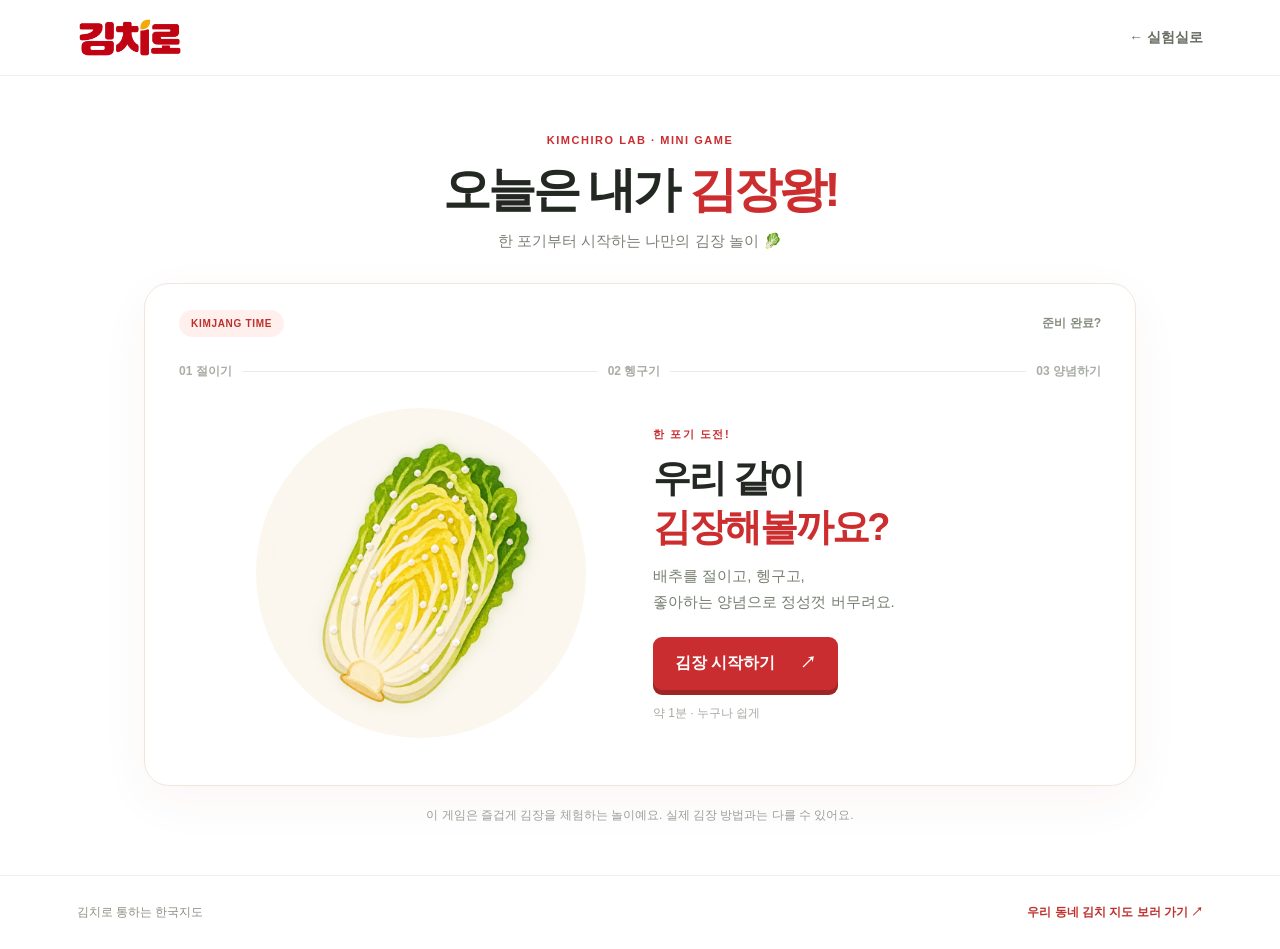
<file: kimjang.html>
<!doctype html>
<html lang="ko">
<head>
  <meta charset="utf-8"><meta name="viewport" content="width=device-width, initial-scale=1">
  <meta name="theme-color" content="#ffffff">
  <title>오늘은 내가 김장왕! | 김치로 실험실</title>
  <meta name="description" content="배추를 절이고 양념을 버무려 나만의 김치를 완성해요!">
  <meta property="og:type" content="website"><meta property="og:title" content="오늘은 내가 김장왕! | 김치로 실험실"><meta property="og:description" content="나만의 김치를 완성하고 김장왕에 도전해요!"><meta property="og:url" content="https://kimchiro.vercel.app/kimjang.html">
  <link rel="canonical" href="https://kimchiro.vercel.app/kimjang.html"><link rel="stylesheet" href="kimjang.css">
  <script src="kimjang.js" defer></script>
</head>
<body>
  <header class="topbar"><a href="/" aria-label="김치로 홈"><img src="assets/kimchiro-logo.webp" alt="김치로" class="logo"></a><a class="back" href="/#lab">← 실험실로</a></header>
  <main class="shell">
    <div class="heading"><span class="eyebrow">KIMCHIRO LAB · MINI GAME</span><h1>오늘은 내가 <em>김장왕!</em></h1><p>한 포기부터 시작하는 나만의 김장 놀이 🥬</p></div>
    <section class="game-card" aria-labelledby="game-title">
      <div class="game-top"><span class="badge" id="stage-badge">KIMJANG TIME</span><span id="stage-count">준비 완료?</span></div>
      <div class="steps" aria-label="김장 단계"><span data-step="0">01 절이기</span><i></i><span data-step="1">02 헹구기</span><i></i><span data-step="2">03 양념하기</span></div>
      <div id="game" aria-live="polite"></div>
    </section>
    <p class="footnote">이 게임은 즐겁게 김장을 체험하는 놀이예요. 실제 김장 방법과는 다를 수 있어요.</p>
  </main>
  <footer>김치로 통하는 한국지도 <a href="/">우리 동네 김치 지도 보러 가기 ↗</a></footer>
</body>
</html>
</file>
<file: kimjang.css>
*{box-sizing:border-box}body{margin:0;color:#242823;background:#fff;font-family:'Noto Sans KR',-apple-system,BlinkMacSystemFont,'Malgun Gothic',sans-serif}button,a{font:inherit}button{cursor:pointer}a{color:inherit;text-decoration:none}button:focus-visible,a:focus-visible{outline:3px solid #efb025;outline-offset:4px}.topbar{height:76px;padding:0 max(24px,6vw);display:flex;align-items:center;justify-content:space-between;border-bottom:1px solid #eee}.logo{display:block;width:106px;height:auto}.back{font-size:14px;font-weight:800;color:#676e62}.shell{max-width:1040px;margin:auto;padding:54px 24px 50px}.heading{text-align:center}.eyebrow,.small-label{font-size:11px;font-weight:900;letter-spacing:.14em;color:#cb2c30}.heading h1{font-size:clamp(32px,5vw,48px);letter-spacing:-.06em;margin:10px 0}.heading em,h2 em{font-style:normal;color:#cc2d2e}.heading p{color:#7a8176;margin:0 0 32px;font-size:15px}.game-card{border:1px solid #f0e6de;border-radius:25px;padding:26px 34px 32px;box-shadow:0 15px 50px #7545270c;background:#fff}.game-top,.meter-line{display:flex;align-items:center;justify-content:space-between}.game-top{font-size:12px;font-weight:700;color:#878e80}.badge{background:#fff0ed;color:#bc302b;border-radius:30px;padding:8px 12px;font-size:10px;font-weight:900;letter-spacing:.07em}.steps{display:flex;align-items:center;gap:10px;margin:26px 0 8px;color:#a9aea4;font-size:12px;font-weight:800}.steps i{height:1px;background:#e9ebe5;flex:1}.steps .active{color:#c92c2c}.steps .done{color:#789078}.intro-screen{display:grid;grid-template-columns:1fr 1fr;align-items:center;gap:26px;padding:20px 35px 15px}.art{display:flex;align-items:center;justify-content:center;background:#fbf7ee;border-radius:50%;position:relative;overflow:hidden}.intro-art{width:min(100%,330px);aspect-ratio:1;margin:auto}.game-illustration{width:90%;height:90%;object-fit:contain;display:block;pointer-events:none}.copy h2,.play-copy h2,.choose-screen h2,.result-screen h2{font-size:clamp(27px,4vw,38px);letter-spacing:-.06em;line-height:1.28;margin:12px 0}.copy p,.play-copy p,.choose-screen p,.result-screen p{font-size:15px;color:#777f72;line-height:1.7;margin:12px 0 23px}.copy small{display:block;color:#a6aba2;margin-top:15px;font-size:12px}.primary,.secondary{border:0;border-radius:9px;padding:16px 22px;font-weight:900;min-height:52px}.primary{background:#c92d2f;color:white;box-shadow:0 5px 0 #9f2425}.primary:hover{background:#ae2226}.primary span{margin-left:20px}.secondary{background:#f6f2eb;color:#3e493e}.play-screen,.choose-screen,.result-screen{text-align:center;padding:18px 0 0}.play-copy h2{margin-bottom:4px}.play-copy p{margin:0 0 10px}.art-button{width:min(100%,280px);aspect-ratio:1;border:0;margin:12px auto;padding:0;touch-action:manipulation}.art-button:hover{background:#f8f0e3}.tap-hint{position:absolute;right:9%;bottom:14%;color:#bb2828;background:#fff;border-radius:20px;padding:8px 13px;font-weight:900;font-size:13px;box-shadow:0 4px 14px #63351c19}.bounce{animation:pop .2s ease}@keyframes pop{50%{transform:scale(.94) rotate(-2deg)}}.meter{max-width:420px;text-align:left;margin:18px auto}.meter-line{font-size:13px;color:#646d60;margin-bottom:9px}.meter-line span{color:#c52b2d;font-weight:900}.track{height:12px;background:#f0ede6;border-radius:20px;overflow:hidden}.track span{display:block;width:0;height:100%;background:#db3834;border-radius:20px;transition:width .15s}.action{min-width:240px}.tip{font-size:12px;color:#9a9e96;margin:13px 0 0}.choose-art{width:200px;height:200px;margin:auto}.choose-screen p{margin:5px 0 22px}.flavour-options{display:grid;grid-template-columns:repeat(3,1fr);gap:12px;max-width:650px;margin:0 auto 8px}.flavour-options button{background:#fff;border:1px solid #e9e4dd;border-radius:14px;padding:20px 10px;color:#333}.flavour-options button:hover{border-color:#c92d2f;background:#fff8f5}.flavour-options b,.flavour-options small{display:block}.flavour-options small{color:#93998d;margin-top:7px}.result-screen h2{margin:10px 0}.result-screen p{margin:6px 0 12px}.result-art{width:235px;height:235px;margin:5px auto 20px}.result-actions{display:flex;justify-content:center;flex-wrap:wrap;gap:12px}.share-status{font-size:12px!important;color:#a02827!important;overflow-wrap:anywhere}.map-link{display:inline-block;color:#b32b2b;font-size:13px;font-weight:800;text-decoration:underline;text-underline-offset:4px;margin-top:12px}.footnote{text-align:center;color:#9b9f97;font-size:12px;line-height:1.6;margin:20px 0 0}footer{border-top:1px solid #eee;padding:28px 6%;display:flex;justify-content:space-between;gap:15px;color:#899084;font-size:12px}footer a{font-weight:800;color:#bf302c}@media(max-width:600px){.topbar{height:64px;padding:0 20px}.logo{width:90px}.shell{padding:38px 16px}.game-card{padding:20px 18px 25px}.steps{font-size:10px;gap:6px}.intro-screen{display:flex;flex-direction:column;padding:12px 0;text-align:center;gap:14px}.intro-art{width:220px}.copy p{margin:10px 0 20px}.play-screen,.choose-screen,.result-screen{padding-top:15px}.art-button{width:220px}.choose-art{width:160px;height:160px}.flavour-options{gap:7px}.flavour-options button{font-size:12px;padding:15px 6px}.result-art{width:200px;height:200px}footer{flex-direction:column}}
@media(prefers-reduced-motion:reduce){*,*::before,*::after{animation-duration:.01ms!important;transition-duration:.01ms!important}}
.stage-wrap{position:relative;width:min(100%,280px);margin:12px auto}.stage-wrap .art-button{width:100%;margin:0;touch-action:none;user-select:none;-webkit-user-select:none}.stage-tool{position:absolute;top:2%;right:0;z-index:3;background:#fff;border:1px solid #f0e6de;border-radius:50%;width:53px;height:53px;display:grid;place-items:center;font-size:27px;box-shadow:0 4px 16px #63351c18;pointer-events:none;animation:tool-bob 2s ease-in-out infinite}.seasoned-layer{position:absolute;inset:5%;opacity:0;transition:opacity .25s;pointer-events:none}.effects{position:absolute;inset:0;pointer-events:none;overflow:hidden}.particle{position:absolute;font-size:19px;font-weight:900;line-height:1;color:#f3b129;text-shadow:0 2px 2px #542c1629;animation:fly .7s ease-out forwards}.particle-rinse{color:#77b6df}.particle-mix{color:#db302b}.result-art .game-illustration{animation:celebrate .7s ease-out}.result-screen h2{animation:reveal .5s ease-out}@keyframes fly{to{transform:translate(var(--dx),var(--dy)) scale(.4) rotate(55deg);opacity:0}}@keyframes tool-bob{50%{transform:translateY(-8px) rotate(8deg)}}@keyframes celebrate{0%{transform:scale(.5) rotate(-12deg);opacity:0}70%{transform:scale(1.08) rotate(4deg)}100%{transform:scale(1) rotate(0);opacity:1}}@keyframes reveal{from{transform:translateY(12px);opacity:0}to{transform:translateY(0);opacity:1}}@media(max-width:600px){.stage-wrap{width:220px}}
.seasoned-layer{display:block;background:#d83224;mask:url('assets/kimjang-cabbage.webp') center/contain no-repeat;-webkit-mask:url('assets/kimjang-cabbage.webp') center/contain no-repeat;mix-blend-mode:multiply}
@media(prefers-reduced-motion:reduce){.stage-tool{animation:none}.particle{animation-duration:.01ms}.result-art .game-illustration,.result-screen h2{animation:none}}
</file>
